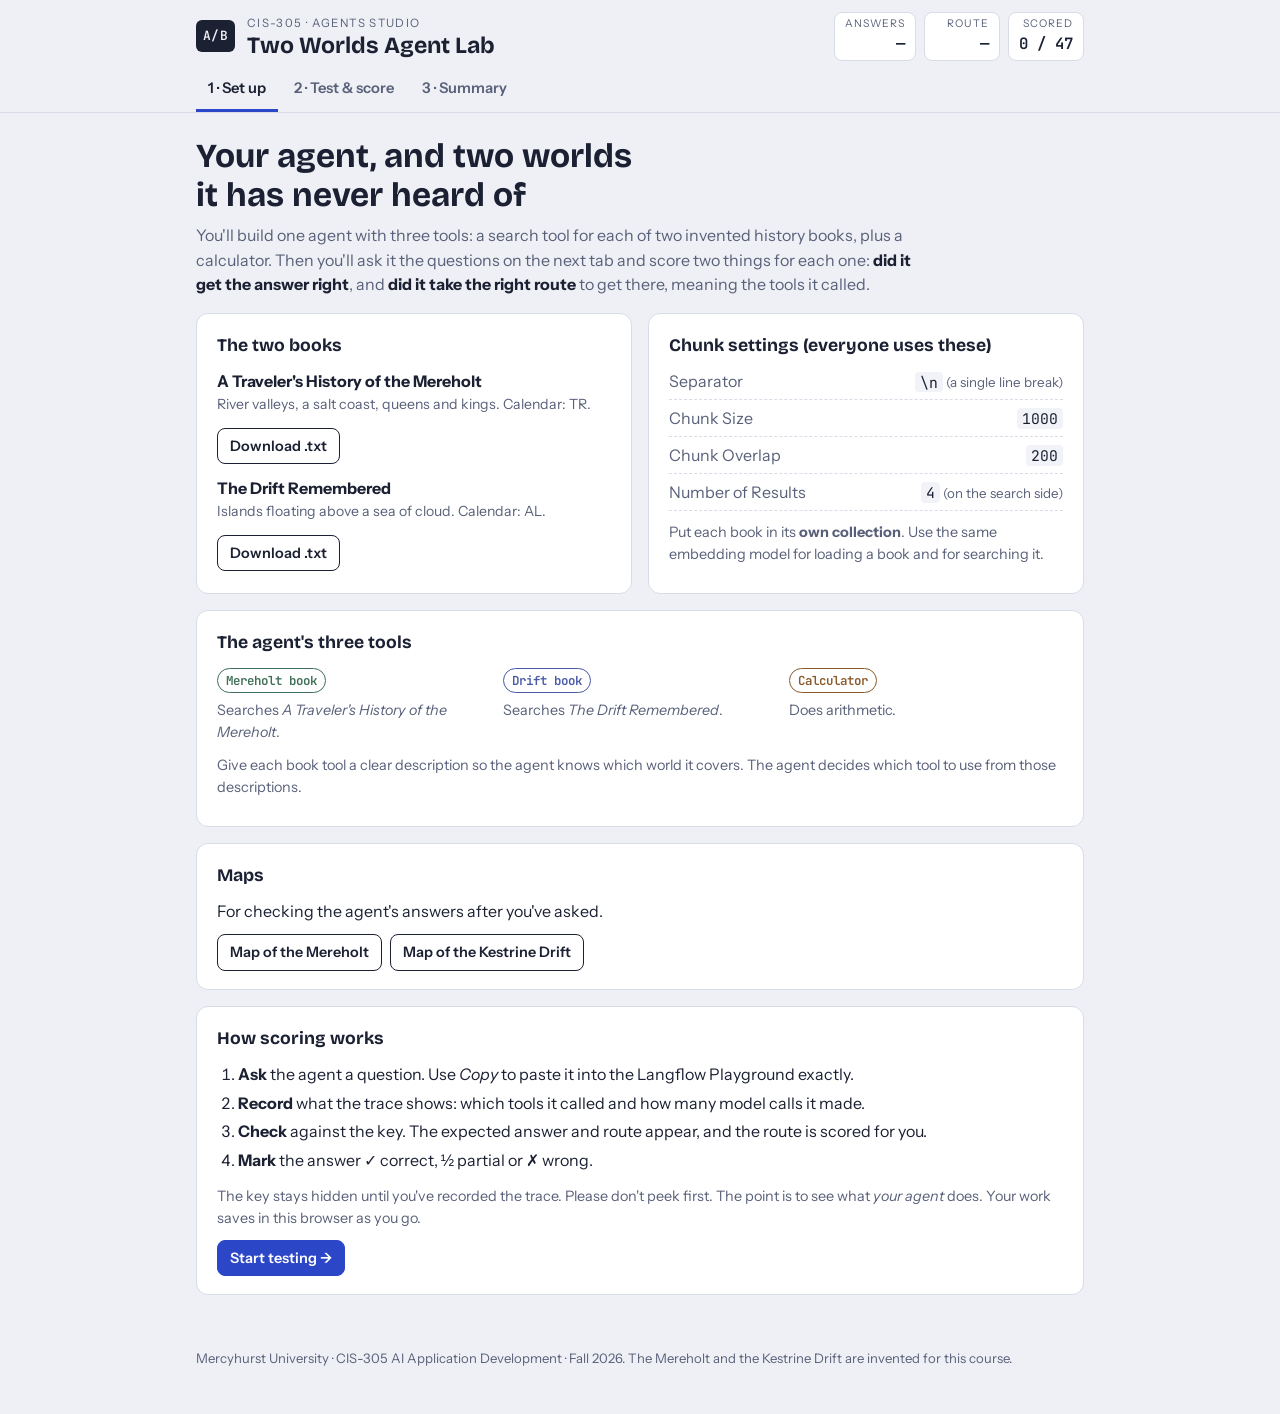
<file: index.html>
<!doctype html>
<html lang="en">
<head>
<meta charset="utf-8">
<meta name="viewport" content="width=device-width, initial-scale=1">
<title>Two Worlds Agent Lab</title>
<meta name="description" content="Test and score a Langflow agent that answers questions about two invented worlds, the Mereholt and the Kestrine Drift.">
<link rel="preconnect" href="https://fonts.googleapis.com">
<link rel="preconnect" href="https://fonts.gstatic.com" crossorigin>
<link rel="stylesheet" href="https://fonts.googleapis.com/css2?family=Bricolage+Grotesque:opsz,wght@12..96,500;12..96,700&family=Instrument+Sans:ital,wght@0,400;0,500;0,600;1,400&family=JetBrains+Mono:wght@400;600&display=swap">
<link rel="stylesheet" href="style.css">
</head>
<body>

<header class="top">
  <div class="top-inner">
    <div class="brand">
      <span class="brand-mark" aria-hidden="true">A/B</span>
      <div>
        <p class="eyebrow">CIS-305 · Agents studio</p>
        <h1>Two Worlds Agent Lab</h1>
      </div>
    </div>
    <div class="scoreline" aria-live="polite">
      <div class="score-pill"><span class="score-label">Answers</span><span class="score-val" id="sumAnswer">—</span></div>
      <div class="score-pill"><span class="score-label">Route</span><span class="score-val" id="sumRoute">—</span></div>
      <div class="score-pill"><span class="score-label">Scored</span><span class="score-val" id="sumDone">0 / 47</span></div>
    </div>
  </div>
  <nav class="tabs" aria-label="Sections">
    <a href="#setup" data-tab="setup">1 · Set up</a>
    <a href="#score" data-tab="score">2 · Test &amp; score</a>
    <a href="#summary" data-tab="summary">3 · Summary</a>
  </nav>
</header>

<main>

<!-- ============ SET UP ============ -->
<section id="setup" class="panel" data-panel="setup">
  <div class="intro">
    <h2>Your agent, and two worlds it has never heard of</h2>
    <p>You'll build one agent with three tools: a search tool for each of two invented history books, plus a calculator. Then you'll ask it the questions on the next tab and score two things for each one: <b>did it get the answer right</b>, and <b>did it take the right route</b> to get there, meaning the tools it called.</p>
  </div>

  <div class="grid-2">
    <article class="card">
      <h3>The two books</h3>
      <ul class="files">
        <li>
          <div><b>A Traveler's History of the Mereholt</b><span>River valleys, a salt coast, queens and kings. Calendar: TR.</span></div>
          <a class="btn" href="books/mereholt.txt" download>Download .txt</a>
        </li>
        <li>
          <div><b>The Drift Remembered</b><span>Islands floating above a sea of cloud. Calendar: AL.</span></div>
          <a class="btn" href="books/drift.txt" download>Download .txt</a>
        </li>
      </ul>
    </article>

    <article class="card">
      <h3>Chunk settings (everyone uses these)</h3>
      <dl class="settings">
        <div><dt>Separator</dt><dd><code>\n</code> <small>(a single line break)</small></dd></div>
        <div><dt>Chunk Size</dt><dd><code>1000</code></dd></div>
        <div><dt>Chunk Overlap</dt><dd><code>200</code></dd></div>
        <div><dt>Number of Results</dt><dd><code>4</code> <small>(on the search side)</small></dd></div>
      </dl>
      <p class="fine">Put each book in its <b>own collection</b>. Use the same embedding model for loading a book and for searching it.</p>
    </article>
  </div>

  <article class="card">
    <h3>The agent's three tools</h3>
    <div class="toolrow">
      <div class="tool"><span class="chip chip-M">Mereholt book</span><p>Searches <i>A Traveler's History of the Mereholt</i>.</p></div>
      <div class="tool"><span class="chip chip-D">Drift book</span><p>Searches <i>The Drift Remembered</i>.</p></div>
      <div class="tool"><span class="chip chip-C">Calculator</span><p>Does arithmetic.</p></div>
    </div>
    <p class="fine">Give each book tool a clear description so the agent knows which world it covers. The agent decides which tool to use from those descriptions.</p>
  </article>

  <article class="card">
    <h3>Maps</h3>
    <p>For checking the agent's answers after you've asked.</p>
    <div class="btnrow">
      <a class="btn" href="maps/mereholt-map.html" target="_blank" rel="noopener">Map of the Mereholt</a>
      <a class="btn" href="maps/kestrine-drift-map.html" target="_blank" rel="noopener">Map of the Kestrine Drift</a>
    </div>
  </article>

  <article class="card howto">
    <h3>How scoring works</h3>
    <ol>
      <li><b>Ask</b> the agent a question. Use <i>Copy</i> to paste it into the Langflow Playground exactly.</li>
      <li><b>Record</b> what the trace shows: which tools it called and how many model calls it made.</li>
      <li><b>Check</b> against the key. The expected answer and route appear, and the route is scored for you.</li>
      <li><b>Mark</b> the answer ✓ correct, ½ partial or ✗ wrong.</li>
    </ol>
    <p class="fine">The key stays hidden until you've recorded the trace. Please don't peek first. The point is to see what <em>your agent</em> does. Your work saves in this browser as you go.</p>
    <a class="btn btn-solid" href="#score" data-tab="score">Start testing →</a>
  </article>
</section>

<!-- ============ TEST & SCORE ============ -->
<section id="score" class="panel" data-panel="score" hidden>
  <div class="who card">
    <label for="team">Team or name</label>
    <input id="team" type="text" autocomplete="off" placeholder="e.g. Team Heron">
    <label for="model">Model</label>
    <input id="model" type="text" autocomplete="off" placeholder="e.g. Gemini 2.5 Flash">
  </div>

  <nav class="groupnav" id="groupnav" aria-label="Question groups"></nav>
  <div id="questions"></div>
</section>

<!-- ============ SUMMARY ============ -->
<section id="summary" class="panel" data-panel="summary" hidden>
  <article class="card">
    <h3>Scores by group</h3>
    <div class="table-wrap"><table class="tbl" id="groupTable"></table></div>
  </article>

  <article class="card">
    <h3>Studio rubric</h3>
    <p class="fine">Each dimension is scored 0 (weak), 1 (okay) or 2 (strong). The first four come from your scores: <b>2</b> is 80% or more, <b>1</b> is 50–79%, <b>0</b> is below 50%. You score <i>Cost &amp; steps</i> yourself.</p>
    <div class="table-wrap"><table class="tbl" id="rubricTable"></table></div>
  </article>

  <article class="card">
    <h3>Consistency check</h3>
    <p class="fine">Ask each of these three questions three times. Does the agent take the same route and give the same answer every time?</p>
    <div class="table-wrap"><table class="tbl" id="consTable"></table></div>
  </article>

  <article class="card">
    <h3>Trope check (book tools turned off)</h3>
    <p class="fine">Disconnect both book tools and ask these four questions. A model that's guessing gives the fantasy-cliché answer. Then reconnect the tools and compare.</p>
    <div class="table-wrap"><table class="tbl" id="tropeTable"></table></div>
  </article>

  <article class="card export">
    <h3>Hand it in</h3>
    <div class="btnrow">
      <button class="btn btn-solid" type="button" id="dlCsv">Download results (.csv)</button>
      <button class="btn" type="button" id="copySummary">Copy summary</button>
      <button class="btn" type="button" id="printBtn">Print</button>
    </div>
    <p class="fine" id="exportMsg" role="status"></p>
    <div class="danger">
      <button class="btn btn-quiet" type="button" id="resetBtn">Clear all my answers…</button>
      <span id="resetConfirm" hidden>
        This erases everything on this page. <button class="btn btn-bad" type="button" id="resetYes">Yes, clear it</button>
        <button class="btn btn-quiet" type="button" id="resetNo">Keep my work</button>
      </span>
    </div>
  </article>
</section>

</main>

<footer class="foot">
  <p>Mercyhurst University · CIS-305 AI Application Development · Fall 2026. The Mereholt and the Kestrine Drift are invented for this course.</p>
</footer>

<script src="questions.js"></script>
<script src="app.js"></script>
</body>
</html>
</file>
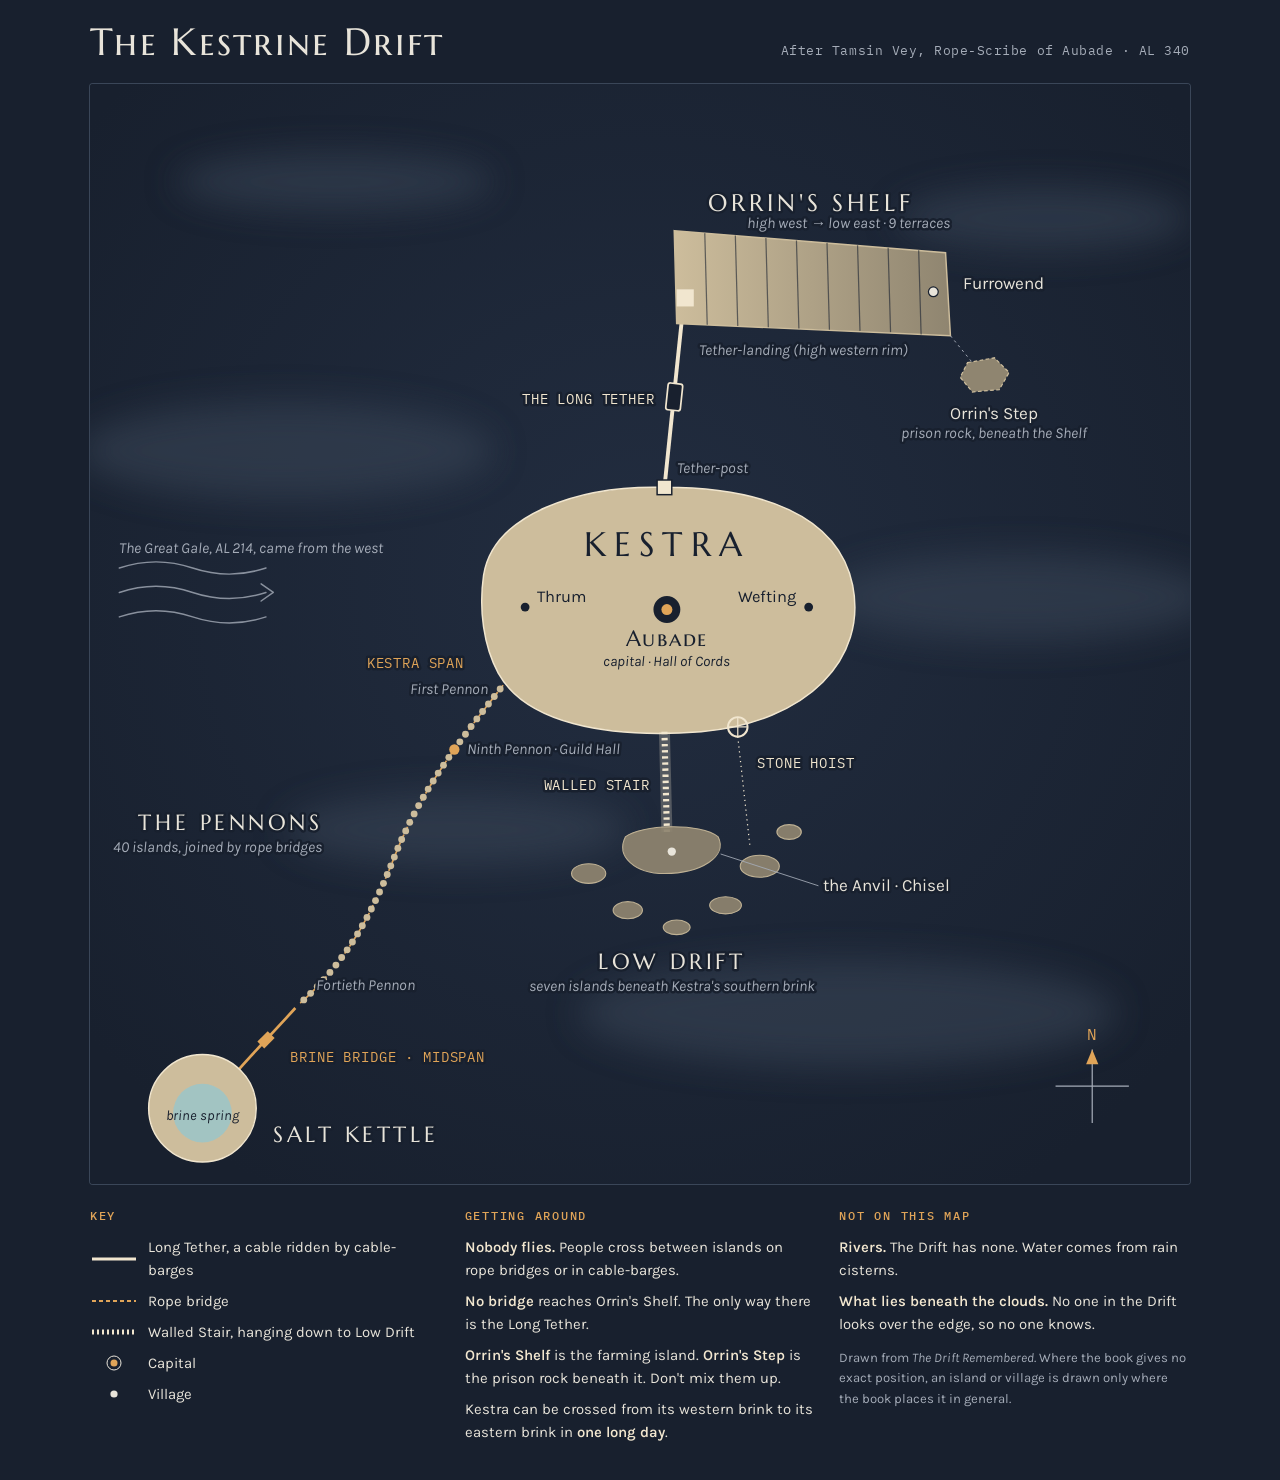
<file: maps/kestrine-drift-map.html>
<!doctype html>
<html lang="en">
<head>
<meta charset="utf-8">
<meta name="viewport" content="width=device-width, initial-scale=1">
<style>body{margin:0}</style>
</head>
<body>
<title>The Kestrine Drift</title>
<link rel="preconnect" href="https://fonts.googleapis.com">
<link rel="preconnect" href="https://fonts.gstatic.com" crossorigin>
<link rel="stylesheet" href="https://fonts.googleapis.com/css2?family=Marcellus+SC&family=Karla:ital,wght@0,400;0,600;1,400&family=IBM+Plex+Mono:wght@400;500&display=swap">
<style>
/* Layout: a rope-scribe's cable chart — islands hang in a dusk sky over the cloud sea; ropes and cables are the real subject. Map on top, a three-column key below (stacks on phones). Single committed look: dusk. */
:root {
  color-scheme: dark;
  --sky: #18202e;
  --sky-hi: #222d40;
  --cloud: #3a4658;
  --stone: #cdbd9c;
  --stone-dim: #8f8570;
  --rope: #e0a458;
  --cable: #f1e6cf;
  --text: #e8e4da;
  --text-dim: #a5acb8;
  --salt: #9cc6c9;
  --display: "Marcellus SC", "Trajan Pro", Georgia, serif;
  --body: "Karla", "Avenir Next", "Segoe UI", sans-serif;
  --mono: "IBM Plex Mono", ui-monospace, "SF Mono", Menlo, monospace;
}
html { background: var(--sky); }
body { background: var(--sky); color: var(--text); font-family: var(--body); font-size: 15px; line-height: 1.55; }
.page { max-width: 1100px; margin: 0 auto; padding-inline: 16px; padding-block: 22px 36px; display: grid; gap: 22px; }
header { display: flex; flex-wrap: wrap; align-items: baseline; justify-content: space-between; gap: 6px 24px; }
h1 { font-family: var(--display); font-weight: 400; font-size: 2.4rem; letter-spacing: 0.06em; margin: 0; line-height: 1.05; text-wrap: balance; }
header p { margin: 0; color: var(--text-dim); font-family: var(--mono); font-size: 0.82rem; letter-spacing: 0.04em; }
.chart { min-width: 0; border-radius: 3px; overflow: hidden; box-shadow: 0 0 0 1px var(--cloud); }
.chart svg { display: block; width: 100%; height: auto; }
.below { display: grid; grid-template-columns: repeat(3, minmax(0, 1fr)); gap: 24px; }
@media (max-width: 800px) { .below { grid-template-columns: minmax(0, 1fr); } }
.below section { min-width: 0; }
h2 { font-family: var(--mono); font-weight: 500; font-size: 0.78rem; letter-spacing: 0.14em; text-transform: uppercase; color: var(--rope); margin: 0 0 10px; }
.key { list-style: none; margin: 0; padding: 0; display: grid; gap: 8px; }
.key li { display: grid; grid-template-columns: 48px 1fr; gap: 10px; align-items: center; font-size: 0.93rem; }
.key svg { width: 48px; height: 18px; }
.notes { list-style: none; margin: 0; padding: 0; display: grid; gap: 8px; font-size: 0.93rem; }
.notes b { font-weight: 600; color: var(--cable); }
.src { font-size: 0.82rem; color: var(--text-dim); margin: 0; }
/* SVG text */
.isl { font-family: var(--display); fill: var(--text); letter-spacing: 0.16em; }
.vil { font-family: var(--body); fill: var(--text); font-size: 14px; }
.sub { font-family: var(--body); font-style: italic; fill: var(--text-dim); font-size: 12.5px; }
.ropel { font-family: var(--mono); fill: var(--rope); font-size: 11.5px; letter-spacing: 0.06em; }
.cablel { font-family: var(--mono); fill: var(--cable); font-size: 11.5px; letter-spacing: 0.06em; }
.halo { paint-order: stroke; stroke: var(--sky); stroke-width: 4px; stroke-linejoin: round; }
</style>

<div class="page">
  <header>
    <h1>The Kestrine Drift</h1>
    <p>After Tamsin Vey, Rope-Scribe of Aubade · AL 340</p>
  </header>

  <div class="chart">
    <svg viewBox="0 0 900 900" role="img" aria-labelledby="dtitle">
      <title id="dtitle">Map of the Kestrine Drift: Kestra in the middle, Orrin's Shelf to the north on the Long Tether, the forty Pennons curving south-west to Salt Kettle, and Low Drift hanging beneath Kestra's southern brink.</title>
      <defs>
        <radialGradient id="glow" cx="50%" cy="45%" r="65%">
          <stop offset="0" stop-color="var(--sky-hi)"/>
          <stop offset="1" stop-color="var(--sky)"/>
        </radialGradient>
        <filter id="soft" x="-20%" y="-20%" width="140%" height="140%"><feGaussianBlur stdDeviation="14"/></filter>
        <linearGradient id="terrace" x1="0" x2="1" y1="0" y2="0">
          <stop offset="0" stop-color="var(--stone)"/>
          <stop offset="1" stop-color="var(--stone-dim)"/>
        </linearGradient>
      </defs>

      <rect width="900" height="900" fill="url(#glow)"/>
      <!-- the cloud sea -->
      <g fill="var(--cloud)" opacity="0.55" filter="url(#soft)">
        <ellipse cx="160" cy="300" rx="170" ry="40"/><ellipse cx="760" cy="420" rx="160" ry="36"/>
        <ellipse cx="620" cy="760" rx="220" ry="44"/><ellipse cx="300" cy="610" rx="140" ry="30"/>
        <ellipse cx="780" cy="110" rx="120" ry="26"/><ellipse cx="200" cy="80" rx="130" ry="24"/>
      </g>

      <!-- The Great Gale came from the west -->
      <g stroke="var(--text-dim)" stroke-width="1.2" fill="none" stroke-linecap="round" opacity="0.8">
        <path d="M24 396 q30 -10 60 0 t60 0"/><path d="M24 416 q30 -10 60 0 t60 0"/><path d="M24 436 q30 -10 60 0 t60 0"/>
        <path d="M150 416 l-10 -7 m10 7 l-10 7"/>
      </g>
      <text x="24" y="384" class="sub">The Great Gale, AL 214, came from the west</text>

      <!-- Long Tether: Tether-post on Kestra's northern brink to the Tether-landing on the Shelf's high western rim -->
      <line x1="470" y1="330" x2="486" y2="176" stroke="var(--cable)" stroke-width="3.2"/>
      <g transform="translate(478 256) rotate(-84)">
        <rect x="-11" y="-6" width="22" height="12" rx="2" fill="var(--sky)" stroke="var(--cable)" stroke-width="1.4"/>
      </g>
      <text x="462" y="262" text-anchor="end" class="cablel halo">THE LONG TETHER</text>

      <!-- Orrin's Shelf: nine terraces, high west to low east -->
      <g>
        <path d="M478 120 L 700 138 L 704 206 L 480 196 Z" fill="url(#terrace)" stroke="var(--stone)" stroke-width="1.2"/>
        <g stroke="var(--sky)" stroke-width="1" stroke-opacity="0.6">
          <line x1="503" y1="122" x2="505" y2="197"/><line x1="528" y1="124" x2="530" y2="198"/><line x1="553" y1="126" x2="555" y2="199"/>
          <line x1="578" y1="128" x2="580" y2="200"/><line x1="603" y1="130" x2="605" y2="201"/><line x1="628" y1="132" x2="630" y2="202"/>
          <line x1="653" y1="134" x2="655" y2="203"/><line x1="678" y1="136" x2="680" y2="205"/>
        </g>
        <rect x="480" y="168" width="14" height="14" fill="var(--cable)"/>
        <circle cx="690" cy="170" r="4.5" fill="var(--sky)" stroke="var(--sky)" stroke-width="0"/>
        <circle cx="690" cy="170" r="3.5" fill="var(--text)"/>
      </g>
      <text x="590" y="104" text-anchor="middle" class="isl halo" style="font-size:20px">ORRIN'S SHELF</text>
      <text x="498" y="222" class="sub halo">Tether-landing (high western rim)</text>
      <text x="704" y="118" class="sub halo" text-anchor="end">high west → low east · 9 terraces</text>
      <text x="714" y="168" class="vil halo">Furrowend</text>

      <!-- Orrin's Step: a small rock just beneath the low eastern rim -->
      <path d="M718 228 l 22 -4 l 12 12 l -8 14 l -22 2 l -10 -12 Z" fill="var(--stone-dim)" stroke="var(--stone)" stroke-width="1" stroke-dasharray="3 2"/>
      <line x1="704" y1="206" x2="722" y2="228" stroke="var(--text-dim)" stroke-width="0.8" stroke-dasharray="2 3"/>
      <text x="740" y="274" text-anchor="middle" class="vil halo">Orrin's Step</text>
      <text x="740" y="290" text-anchor="middle" class="sub halo">prison rock, beneath the Shelf</text>

      <!-- Kestra -->
      <path d="M322 402 C 330 352, 400 328, 470 330 C 548 330, 612 352, 624 410 C 636 470, 588 522, 500 530 C 420 536, 356 522, 334 482 C 322 460, 318 430, 322 402 Z" fill="var(--stone)" stroke="var(--cable)" stroke-width="1.2"/>
      <!-- Aubade, the capital, near the center -->
      <g transform="translate(472 430)">
        <circle r="10" fill="var(--sky)"/>
        <circle r="10" fill="none" stroke="var(--sky)" stroke-width="2"/>
        <circle r="4.5" fill="var(--rope)"/>
      </g>
      <text x="472" y="460" text-anchor="middle" style="font-family:var(--display); font-size:18px; fill:var(--sky); letter-spacing:0.08em">Aubade</text>
      <text x="472" y="476" text-anchor="middle" style="font-family:var(--body); font-style:italic; font-size:12px; fill:var(--sky)">capital · Hall of Cords</text>
      <circle cx="356" cy="428" r="3.6" fill="var(--sky)"/>
      <text x="366" y="424" style="font-family:var(--body); font-size:13.5px; fill:var(--sky)">Thrum</text>
      <circle cx="588" cy="428" r="3.6" fill="var(--sky)"/>
      <text x="578" y="424" text-anchor="end" style="font-family:var(--body); font-size:13.5px; fill:var(--sky)">Wefting</text>
      <text x="472" y="386" text-anchor="middle" style="font-family:var(--display); font-size:28px; letter-spacing:0.24em; fill:var(--sky)">KESTRA</text>
      <!-- Tether-post -->
      <rect x="464" y="324" width="12" height="12" fill="var(--cable)" stroke="var(--sky)" stroke-width="1.2"/>
      <text x="480" y="318" class="sub halo">Tether-post</text>

      <!-- Walled Stair and Stone Hoist down to Low Drift -->
      <path d="M470 530 L 472 612" stroke="var(--cable)" stroke-width="5" stroke-dasharray="2 3"/>
      <path d="M470 530 L 472 612" stroke="var(--cable)" stroke-width="9" stroke-opacity="0.25"/>
      <text x="458" y="578" text-anchor="end" class="cablel halo">WALLED STAIR</text>
      <circle cx="530" cy="526" r="8" fill="none" stroke="var(--cable)" stroke-width="1.6"/>
      <g stroke="var(--cable)" stroke-width="1"><line x1="522" y1="526" x2="538" y2="526"/><line x1="530" y1="518" x2="530" y2="534"/></g>
      <line x1="530" y1="534" x2="540" y2="624" stroke="var(--cable)" stroke-width="1" stroke-dasharray="1 3"/>
      <text x="546" y="560" class="cablel halo">STONE HOIST</text>

      <!-- Low Drift: seven small islands, lower in the cloud -->
      <g fill="var(--stone-dim)" stroke="var(--stone)" stroke-width="0.9" opacity="0.92">
        <path d="M438 616 C 450 606, 500 604, 514 616 C 522 632, 500 646, 470 646 C 446 646, 430 632, 438 616 Z"/>
        <ellipse cx="548" cy="640" rx="16" ry="9"/>
        <ellipse cx="408" cy="646" rx="14" ry="8"/>
        <ellipse cx="520" cy="672" rx="13" ry="7"/>
        <ellipse cx="440" cy="676" rx="12" ry="7"/>
        <ellipse cx="572" cy="612" rx="10" ry="6"/>
        <ellipse cx="480" cy="690" rx="11" ry="6"/>
      </g>
      <circle cx="476" cy="628" r="3.4" fill="var(--text)"/>
      <text x="476" y="724" text-anchor="middle" class="isl halo" style="font-size:18px">LOW DRIFT</text>
      <text x="476" y="742" text-anchor="middle" class="sub halo">seven islands beneath Kestra's southern brink</text>
      <text x="600" y="660" class="vil halo">the Anvil · Chisel</text>
      <line x1="596" y1="656" x2="516" y2="630" stroke="var(--text-dim)" stroke-width="0.7"/>

      <!-- The Pennons: forty islands in a curving chain to the south-west -->
      <path id="pennonline" d="M338 492 C 300 540, 270 580, 250 630 C 232 676, 212 716, 172 752" fill="none" stroke="var(--rope)" stroke-width="1.4" stroke-dasharray="4 3"/>
      <g id="pennons" fill="var(--stone)"></g>
      <text x="306" y="478" text-anchor="end" class="ropel halo">KESTRA SPAN</text>
      <text x="190" y="610" text-anchor="end" class="isl halo" style="font-size:18px">THE PENNONS</text>
      <text x="190" y="628" text-anchor="end" class="sub halo">40 islands, joined by rope bridges</text>
      <text id="lab-first" class="sub halo">First Pennon</text>
      <text id="lab-ninth" class="sub halo">Ninth Pennon · Guild Hall</text>
      <text id="lab-fortieth" class="sub halo">Fortieth Pennon</text>

      <!-- Brine Bridge with the Midspan -->
      <path d="M168 756 C 150 776, 136 790, 122 806" fill="none" stroke="var(--rope)" stroke-width="2.2"/>
      <rect x="138" y="778" width="12" height="8" fill="var(--rope)" transform="rotate(-45 144 782)"/>
      <text x="164" y="800" class="ropel halo">BRINE BRIDGE · MIDSPAN</text>

      <!-- Salt Kettle: a round bowl at the far south-west -->
      <circle cx="92" cy="838" r="44" fill="var(--stone)" stroke="var(--cable)" stroke-width="1.2"/>
      <circle cx="92" cy="842" r="24" fill="var(--salt)" opacity="0.85"/>
      <text x="92" y="848" text-anchor="middle" style="font-family:var(--body); font-style:italic; font-size:11.5px; fill:var(--sky)">brine spring</text>
      <text x="150" y="866" class="isl halo" style="font-size:18px">SALT KETTLE</text>

      <!-- Compass -->
      <g transform="translate(820 820)">
        <line x1="0" y1="-30" x2="0" y2="30" stroke="var(--text-dim)" stroke-width="1"/>
        <line x1="-30" y1="0" x2="30" y2="0" stroke="var(--text-dim)" stroke-width="1"/>
        <path d="M0 -30 l5 12 h-10 Z" fill="var(--rope)"/>
        <text y="-38" text-anchor="middle" style="font-family:var(--mono); font-size:13px; fill:var(--rope)">N</text>
      </g>
    </svg>
  </div>

  <div class="below">
    <section>
      <h2>Key</h2>
      <ul class="key">
        <li><svg viewBox="0 0 48 18"><line x1="2" y1="9" x2="46" y2="9" stroke="var(--cable)" stroke-width="3.2"/></svg>Long Tether, a cable ridden by cable-barges</li>
        <li><svg viewBox="0 0 48 18"><line x1="2" y1="9" x2="46" y2="9" stroke="var(--rope)" stroke-width="2" stroke-dasharray="4 3"/></svg>Rope bridge</li>
        <li><svg viewBox="0 0 48 18"><line x1="2" y1="9" x2="46" y2="9" stroke="var(--cable)" stroke-width="5" stroke-dasharray="2 3"/></svg>Walled Stair, hanging down to Low Drift</li>
        <li><svg viewBox="0 0 48 18"><circle cx="24" cy="9" r="7" fill="var(--sky)" stroke="var(--text)" stroke-width="1"/><circle cx="24" cy="9" r="3.5" fill="var(--rope)"/></svg>Capital</li>
        <li><svg viewBox="0 0 48 18"><circle cx="24" cy="9" r="3.6" fill="var(--text)"/></svg>Village</li>
      </ul>
    </section>
    <section>
      <h2>Getting around</h2>
      <ul class="notes">
        <li><b>Nobody flies.</b> People cross between islands on rope bridges or in cable-barges.</li>
        <li><b>No bridge</b> reaches Orrin's Shelf. The only way there is the Long Tether.</li>
        <li><b>Orrin's Shelf</b> is the farming island. <b>Orrin's Step</b> is the prison rock beneath it. Don't mix them up.</li>
        <li>Kestra can be crossed from its western brink to its eastern brink in <b>one long day</b>.</li>
      </ul>
    </section>
    <section>
      <h2>Not on this map</h2>
      <ul class="notes">
        <li><b>Rivers.</b> The Drift has none. Water comes from rain cisterns.</li>
        <li><b>What lies beneath the clouds.</b> No one in the Drift looks over the edge, so no one knows.</li>
      </ul>
      <p class="src" style="margin-top:12px">Drawn from <i>The Drift Remembered</i>. Where the book gives no exact position, an island or village is drawn only where the book places it in general.</p>
    </section>
  </div>
</div>

<script>
// Place the forty Pennons evenly along the chain's curve.
(function () {
  var path = document.getElementById('pennonline');
  var g = document.getElementById('pennons');
  var len = path.getTotalLength();
  var ns = 'http://www.w3.org/2000/svg';
  var marks = { 1: 'lab-first', 9: 'lab-ninth', 40: 'lab-fortieth' };
  for (var i = 1; i <= 40; i++) {
    var p = path.getPointAtLength(len * (i - 0.5) / 40);
    var c = document.createElementNS(ns, 'circle');
    c.setAttribute('cx', p.x.toFixed(1));
    c.setAttribute('cy', p.y.toFixed(1));
    c.setAttribute('r', i === 9 ? 4.2 : 2.8);
    c.setAttribute('fill', i === 9 ? 'var(--rope)' : 'var(--stone)');
    g.appendChild(c);
    if (marks[i]) {
      var t = document.getElementById(marks[i]);
      if (i === 1) t.setAttribute('text-anchor', 'end');
      t.setAttribute('x', (i === 1 ? p.x - 10 : p.x + 10).toFixed(1));
      t.setAttribute('y', (p.y + (i === 40 ? -8 : 4)).toFixed(1));
    }
  }
})();
</script>

</body>
</html>
</file>
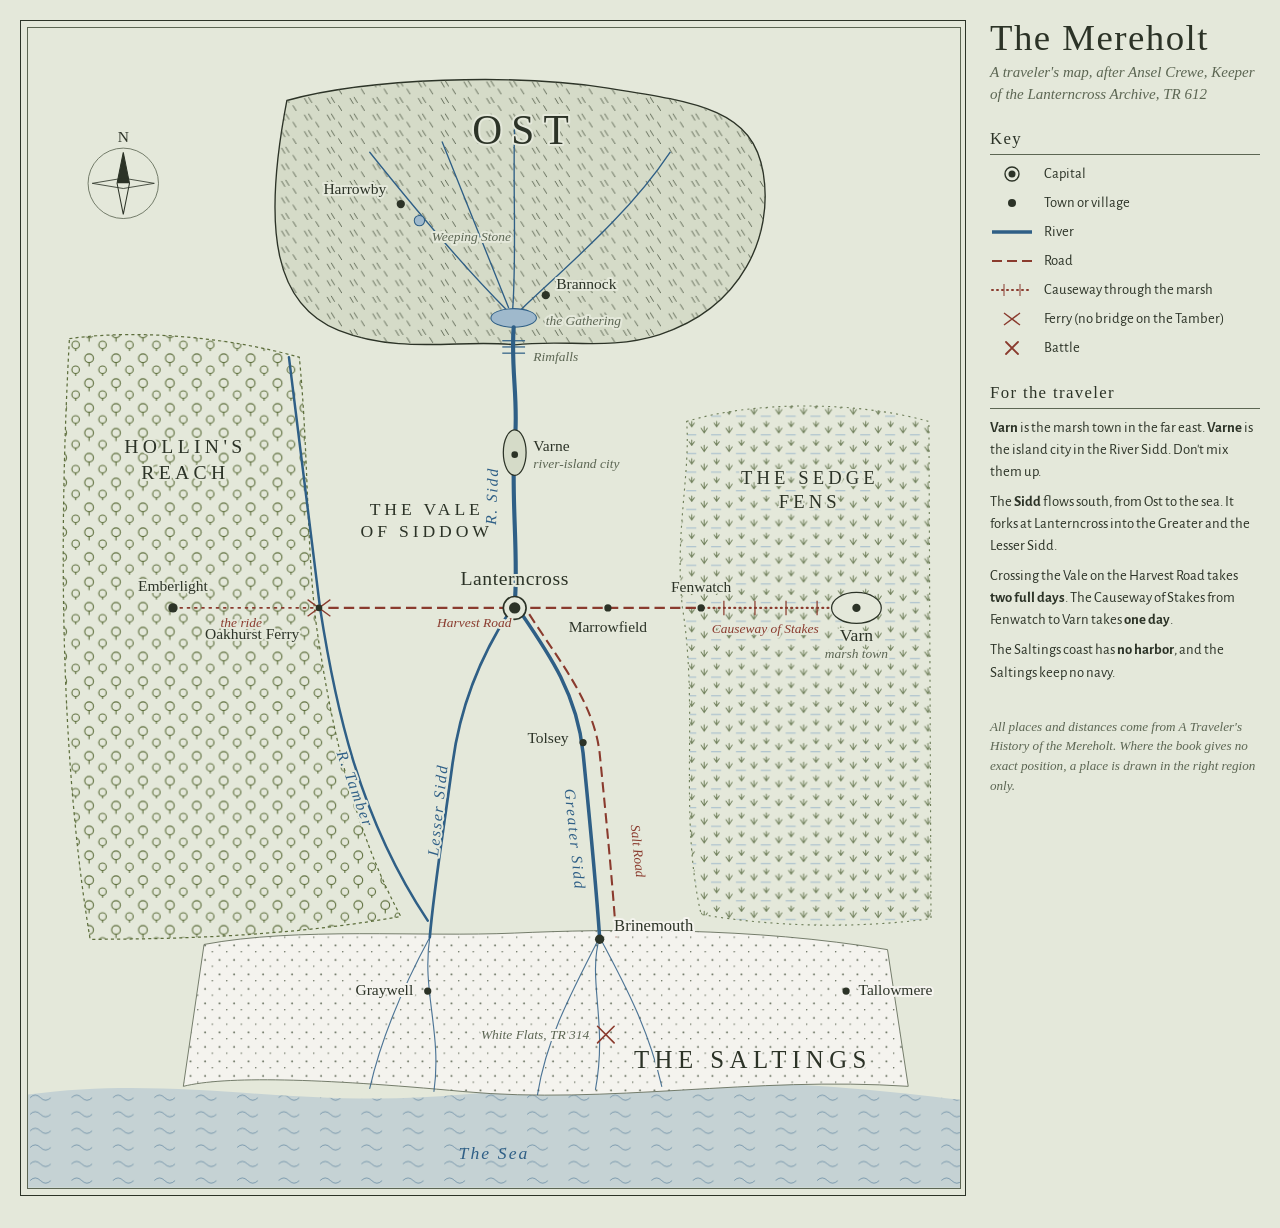
<file: maps/mereholt-map.html>
<!doctype html>
<html lang="en">
<head>
<meta charset="utf-8">
<meta name="viewport" content="width=device-width, initial-scale=1">
<style>body{margin:0}</style>
</head>
<body>
<title>The Mereholt</title>
<link rel="preconnect" href="https://fonts.googleapis.com">
<link rel="preconnect" href="https://fonts.gstatic.com" crossorigin>
<link rel="stylesheet" href="https://fonts.googleapis.com/css2?family=IM+Fell+English+SC&family=IM+Fell+English:ital@0;1&family=Alegreya+Sans:wght@400;500;700&display=swap">
<style>
/* Layout: a surveyor's sheet — the map is the page; a narrow key column beside it (stacks under it on phones). Single committed look: sage-green survey paper. */
:root {
  color-scheme: light;
  --paper: #e4e8da;
  --paper-deep: #d5dbc8;
  --ink: #2c3327;
  --ink-soft: #5c6653;
  --river: #2f5f86;
  --river-pale: #9fb9cc;
  --road: #8a3b2e;
  --forest: #5d6e3c;
  --salt: #f4f3ee;
  --fen: #6f7f5a;
  --display: "IM Fell English SC", "Iowan Old Style", Georgia, serif;
  --label: "IM Fell English", "Iowan Old Style", Georgia, serif;
  --body: "Alegreya Sans", "Gill Sans", "Segoe UI", sans-serif;
}
html { background: var(--paper); }
body { background: var(--paper); color: var(--ink); font-family: var(--body); font-size: 15px; line-height: 1.5; }
.sheet { max-width: 1240px; margin: 0 auto; padding-inline: 16px; padding-block: 20px 32px; display: grid; grid-template-columns: minmax(0, 1fr) 270px; gap: 24px; align-items: start; }
@media (max-width: 860px) { .sheet { grid-template-columns: minmax(0, 1fr); } }
.mapwrap { min-width: 0; border: 1.5px solid var(--ink); padding: 6px; background: var(--paper); }
.mapwrap svg { display: block; width: 100%; height: auto; border: 0.5px solid var(--ink-soft); }
header h1 { font-family: var(--display); font-weight: 400; font-size: 2.3rem; letter-spacing: 0.04em; line-height: 1; margin: 0 0 4px; text-wrap: balance; }
header p { margin: 0; color: var(--ink-soft); font-family: var(--label); font-style: italic; }
aside { display: flex; flex-direction: column; gap: 20px; min-width: 0; }
aside h2 { font-family: var(--display); font-weight: 400; font-size: 1.05rem; letter-spacing: 0.08em; margin: 0 0 8px; border-bottom: 1px solid var(--ink-soft); padding-bottom: 3px; }
.key { list-style: none; margin: 0; padding: 0; display: grid; gap: 7px; }
.key li { display: grid; grid-template-columns: 44px 1fr; align-items: center; gap: 10px; font-size: 0.92rem; }
.key svg { width: 44px; height: 18px; }
.notes { margin: 0; padding: 0; list-style: none; display: grid; gap: 8px; font-size: 0.92rem; }
.notes b { font-weight: 700; }
.src { font-size: 0.82rem; color: var(--ink-soft); font-family: var(--label); font-style: italic; }
/* SVG label styles */
.rg { font-family: var(--display); fill: var(--ink); letter-spacing: 0.22em; }
.tw { font-family: var(--label); fill: var(--ink); font-size: 15px; }
.tw-i { font-family: var(--label); font-style: italic; fill: var(--ink-soft); font-size: 13px; }
.rv { font-family: var(--label); font-style: italic; fill: var(--river); font-size: 15px; letter-spacing: 0.12em; }
.rd { font-family: var(--label); font-style: italic; fill: var(--road); font-size: 13px; }
.halo { paint-order: stroke; stroke: var(--paper); stroke-width: 4px; stroke-linejoin: round; }
.halo-salt { paint-order: stroke; stroke: var(--salt); stroke-width: 4px; stroke-linejoin: round; }
</style>

<div class="sheet">
  <div class="mapwrap">
    <svg viewBox="0 0 900 1120" role="img" aria-labelledby="maptitle">
      <title id="maptitle">Map of the Mereholt: Ost in the north, the Vale of Siddow in the center, Hollin's Reach in the west, the Sedge Fens and Varn in the east, and the Saltings on the south coast.</title>
      <defs>
        <pattern id="trees" width="26" height="24" patternUnits="userSpaceOnUse">
          <g fill="none" stroke="var(--forest)" stroke-width="1.1">
            <circle cx="7" cy="7" r="4.2"/><line x1="7" y1="11.2" x2="7" y2="15"/>
            <circle cx="20" cy="18" r="3.6"/><line x1="20" y1="21.6" x2="20" y2="24"/>
          </g>
        </pattern>
        <pattern id="hachure" width="22" height="16" patternUnits="userSpaceOnUse">
          <g stroke="var(--ink-soft)" stroke-width="0.9" stroke-linecap="round">
            <line x1="3" y1="4" x2="6" y2="9"/><line x1="7" y1="3" x2="10" y2="8"/>
            <line x1="14" y1="11" x2="17" y2="16"/>
          </g>
        </pattern>
        <pattern id="reeds" width="24" height="18" patternUnits="userSpaceOnUse">
          <g stroke="var(--fen)" stroke-width="1" stroke-linecap="round" fill="none">
            <path d="M5 13 L5 7 M5 13 L2 8.5 M5 13 L8 8.5"/>
            <line x1="12" y1="15" x2="21" y2="15" stroke="var(--river-pale)"/>
            <path d="M17 7 L17 2 M17 7 L14.5 3.5 M17 7 L19.5 3.5"/>
          </g>
        </pattern>
        <pattern id="saltdots" width="14" height="14" patternUnits="userSpaceOnUse">
          <rect width="14" height="14" fill="var(--salt)"/>
          <circle cx="3" cy="4" r="0.9" fill="var(--ink-soft)"/><circle cx="10" cy="10" r="0.7" fill="var(--ink-soft)"/>
        </pattern>
        <pattern id="waves" width="40" height="16" patternUnits="userSpaceOnUse">
          <rect width="40" height="16" fill="var(--river-pale)" fill-opacity="0.45"/>
          <path d="M2 9 q5 -5 10 0 t10 0" fill="none" stroke="var(--river)" stroke-width="0.8" stroke-opacity="0.6"/>
        </pattern>
      </defs>

      <rect width="900" height="1120" fill="var(--paper)"/>

      <!-- The sea -->
      <path d="M0 1030 C 150 1010, 260 1045, 420 1030 S 700 1010, 900 1035 L900 1120 L0 1120 Z" fill="url(#waves)"/>
      <text x="450" y="1092" text-anchor="middle" class="rv" style="font-size:17px">The Sea</text>

      <!-- The Saltings -->
      <path d="M170 885 C 260 868, 380 878, 470 874 S 700 868, 830 890 L 850 1022 C 700 1012, 560 1040, 420 1027 S 190 1012, 150 1022 Z" fill="url(#saltdots)" stroke="var(--ink-soft)" stroke-width="0.8"/>

      <!-- Ost plateau -->
      <path d="M250 70 C 330 48, 470 44, 560 58 S 700 80, 710 140 S 690 270, 610 296 C 560 312, 520 300, 470 306 C 420 300, 360 316, 300 292 S 225 200, 250 70 Z" fill="var(--paper-deep)" stroke="var(--ink)" stroke-width="1.3"/>
      <path d="M250 70 C 330 48, 470 44, 560 58 S 700 80, 710 140 S 690 270, 610 296 C 560 312, 520 300, 470 306 C 420 300, 360 316, 300 292 S 225 200, 250 70 Z" fill="url(#hachure)"/>

      <!-- Hollin's Reach forest -->
      <path d="M40 300 C 110 290, 200 300, 262 318 C 272 420, 268 520, 282 600 C 296 690, 318 780, 360 858 C 280 872, 190 880, 60 880 C 30 700, 30 480, 40 300 Z" fill="url(#trees)" stroke="var(--forest)" stroke-width="1.2" stroke-dasharray="3 3"/>

      <!-- Sedge Fens -->
      <path d="M636 380 C 700 360, 800 360, 870 380 L 872 860 C 800 870, 720 868, 650 856 C 628 760, 648 660, 632 560 C 624 490, 640 430, 636 380 Z" fill="url(#reeds)" stroke="var(--fen)" stroke-width="1.1" stroke-dasharray="2 4"/>

      <!-- Streams of Ost meeting at the Gathering -->
      <g fill="none" stroke="var(--river)" stroke-width="1.3" stroke-linecap="round">
        <path d="M330 120 C 370 170, 420 230, 462 272"/>
        <path d="M470 90 C 468 150, 472 220, 468 272"/>
        <path d="M620 120 C 580 180, 520 230, 476 272"/>
        <path d="M400 110 C 420 160, 440 210, 464 270"/>
      </g>
      <ellipse cx="469" cy="280" rx="22" ry="9" fill="var(--river-pale)" stroke="var(--river)" stroke-width="1"/>

      <!-- River Sidd: Rimfalls to the fork -->
      <path d="M469 289 C 466 330, 474 360, 470 400 C 466 450, 474 510, 470 556" fill="none" stroke="var(--river)" stroke-width="4" stroke-linecap="round"/>
      <!-- Rimfalls marks -->
      <g stroke="var(--river)" stroke-width="1.2"><line x1="458" y1="302" x2="480" y2="302"/><line x1="458" y1="308" x2="480" y2="308"/><line x1="458" y1="314" x2="480" y2="314"/></g>
      <!-- Varne island -->
      <ellipse cx="470" cy="410" rx="11" ry="22" fill="var(--paper-deep)" stroke="var(--ink)" stroke-width="1.2"/>
      <circle cx="470" cy="412" r="3.2" fill="var(--ink)"/>

      <!-- Greater Sidd (east branch) -->
      <path d="M470 556 C 500 600, 530 640, 536 700 C 542 760, 548 820, 552 878" fill="none" stroke="var(--river)" stroke-width="3.4" stroke-linecap="round"/>
      <!-- Lesser Sidd (west branch) -->
      <path d="M470 556 C 440 600, 418 650, 410 710 C 402 770, 392 830, 388 878" fill="none" stroke="var(--river)" stroke-width="2.6" stroke-linecap="round"/>
      <!-- Channels across the Saltings -->
      <g fill="none" stroke="var(--river)" stroke-width="1.1" stroke-linecap="round" stroke-opacity="0.85">
        <path d="M552 878 C 540 920, 560 960, 548 1025"/><path d="M552 878 C 580 930, 600 970, 612 1022"/><path d="M552 878 C 520 940, 500 980, 492 1030"/>
        <path d="M388 878 C 380 930, 400 970, 392 1027"/><path d="M388 878 C 360 930, 340 980, 330 1024"/>
      </g>
      <!-- River Tamber -->
      <path d="M252 318 C 262 400, 272 480, 282 560 C 296 650, 318 760, 386 862" fill="none" stroke="var(--river)" stroke-width="2.4" stroke-linecap="round"/>

      <!-- Harvest Road, the Ride and the Causeway -->
      <path d="M140 560 L 280 560" fill="none" stroke="var(--road)" stroke-width="1.6" stroke-dasharray="2 5" stroke-linecap="round"/>
      <path d="M290 560 L 650 560" fill="none" stroke="var(--road)" stroke-width="2.2" stroke-dasharray="10 5"/>
      <path d="M652 560 L 792 560" fill="none" stroke="var(--road)" stroke-width="2" stroke-dasharray="1 4" stroke-linecap="round"/>
      <g stroke="var(--road)" stroke-width="1.2"><line x1="672" y1="553" x2="672" y2="567"/><line x1="702" y1="553" x2="702" y2="567"/><line x1="732" y1="553" x2="732" y2="567"/><line x1="762" y1="553" x2="762" y2="567"/></g>
      <!-- Salt Road beside the Greater Sidd -->
      <path d="M484 566 C 512 610, 546 650, 552 700 C 558 760, 564 820, 568 878" fill="none" stroke="var(--road)" stroke-width="2" stroke-dasharray="10 5"/>

      <!-- Ferry crossing -->
      <g stroke="var(--road)" stroke-width="1.3" fill="none"><path d="M270 552 L 292 568 M270 568 L 292 552"/></g>

      <!-- Varn island in the fens -->
      <ellipse cx="800" cy="560" rx="24" ry="15" fill="var(--paper)" stroke="var(--ink)" stroke-width="1.2"/>
      <circle cx="800" cy="560" r="4" fill="var(--ink)"/>

      <!-- Lanterncross: the capital at the fork -->
      <g transform="translate(470 560)">
        <circle r="11" fill="var(--paper)" stroke="var(--ink)" stroke-width="1.6"/>
        <circle r="5.5" fill="var(--ink)"/>
      </g>

      <!-- Towns -->
      <g fill="var(--ink)">
        <circle cx="500" cy="258" r="4"/>        <!-- Brannock -->
        <circle cx="360" cy="170" r="4"/>        <!-- Harrowby -->
        <circle cx="140" cy="560" r="4.5"/>      <!-- Emberlight -->
        <circle cx="281" cy="560" r="3.2"/>      <!-- Oakhurst Ferry -->
        <circle cx="560" cy="560" r="3.5"/>      <!-- Marrowfield -->
        <circle cx="650" cy="560" r="3.5"/>      <!-- Fenwatch -->
        <circle cx="536" cy="690" r="3.5"/>      <!-- Tolsey -->
        <circle cx="552" cy="880" r="4.5"/>      <!-- Brinemouth -->
        <circle cx="386" cy="930" r="3.5"/>      <!-- Graywell -->
        <circle cx="790" cy="930" r="3.5"/>      <!-- Tallowmere -->
      </g>
      <!-- Weeping Stone spring -->
      <circle cx="378" cy="186" r="5" fill="var(--river-pale)" stroke="var(--river)" stroke-width="1"/>
      <!-- Battle of the White Flats -->
      <g stroke="var(--road)" stroke-width="1.6" stroke-linecap="round"><line x1="550" y1="964" x2="566" y2="980"/><line x1="566" y1="964" x2="550" y2="980"/></g>

      <!-- Region names -->
      <text x="480" y="112" text-anchor="middle" class="rg halo" style="font-size:40px">OST</text>
      <text x="152" y="410" text-anchor="middle" class="rg halo" style="font-size:19px">HOLLIN'S</text>
      <text x="152" y="436" text-anchor="middle" class="rg halo" style="font-size:19px">REACH</text>
      <text x="385" y="470" text-anchor="middle" class="rg halo" style="font-size:17px">THE VALE</text>
      <text x="385" y="492" text-anchor="middle" class="rg halo" style="font-size:17px">OF SIDDOW</text>
      <text x="755" y="440" text-anchor="middle" class="rg halo" style="font-size:18px">THE SEDGE</text>
      <text x="755" y="464" text-anchor="middle" class="rg halo" style="font-size:18px">FENS</text>
      <text x="700" y="1004" text-anchor="middle" class="rg halo-salt" style="font-size:24px">THE SALTINGS</text>

      <!-- Town labels -->
      <text x="510" y="252" class="tw halo">Brannock</text>
      <text x="346" y="160" text-anchor="end" class="tw halo">Harrowby</text>
      <text x="390" y="206" class="tw-i halo">Weeping Stone</text>
      <text x="500" y="287" class="tw-i halo">the Gathering</text>
      <text x="488" y="322" class="tw-i halo">Rimfalls</text>
      <text x="488" y="408" class="tw halo">Varne</text>
      <text x="488" y="425" class="tw-i halo">river-island city</text>
      <text x="470" y="538" text-anchor="middle" class="tw halo" style="font-size:19px; letter-spacing:0.03em">Lanterncross</text>
      <text x="140" y="544" text-anchor="middle" class="tw halo">Emberlight</text>
      <text x="262" y="590" text-anchor="end" class="tw halo">Oakhurst Ferry</text>
      <text x="560" y="583" text-anchor="middle" class="tw halo">Marrowfield</text>
      <text x="650" y="545" text-anchor="middle" class="tw halo">Fenwatch</text>
      <text x="800" y="592" text-anchor="middle" class="tw halo" style="font-size:17px">Varn</text>
      <text x="800" y="608" text-anchor="middle" class="tw-i halo">marsh town</text>
      <text x="522" y="690" text-anchor="end" class="tw halo">Tolsey</text>
      <text x="566" y="872" class="tw halo-salt" style="font-size:16px">Brinemouth</text>
      <text x="372" y="934" text-anchor="end" class="tw halo-salt">Graywell</text>
      <text x="802" y="934" class="tw halo-salt">Tallow&#8203;mere</text>
      <text x="542" y="976" text-anchor="end" class="tw-i halo-salt">White Flats, TR 314</text>

      <!-- River and road labels -->
      <text transform="translate(452 480) rotate(-88)" class="rv halo">R. Sidd</text>
      <text transform="translate(518 735) rotate(84)" class="rv halo">Greater Sidd</text>
      <text transform="translate(396 800) rotate(-84)" class="rv halo">Lesser Sidd</text>
      <text transform="translate(298 700) rotate(70)" class="rv halo">R. Tamber</text>
      <text x="395" y="578" class="rd halo">Harvest Road</text>
      <text x="712" y="584" text-anchor="middle" class="rd halo">Causeway of Stakes</text>
      <text x="206" y="578" text-anchor="middle" class="rd halo">the ride</text>
      <text transform="translate(582 770) rotate(84)" class="rd halo">Salt Road</text>

      <!-- Compass -->
      <g transform="translate(92 150)">
        <circle r="34" fill="none" stroke="var(--ink-soft)" stroke-width="0.8"/>
        <path d="M0 -30 L6 0 L0 30 L-6 0 Z" fill="var(--paper)" stroke="var(--ink)" stroke-width="1"/>
        <path d="M0 -30 L6 0 L-6 0 Z" fill="var(--ink)"/>
        <path d="M-30 0 L0 5 L30 0 L0 -5 Z" fill="none" stroke="var(--ink)" stroke-width="0.8"/>
        <text y="-40" text-anchor="middle" class="rg" style="font-size:15px; letter-spacing:0">N</text>
      </g>
    </svg>
  </div>

  <aside>
    <header>
      <h1>The Mereholt</h1>
      <p>A traveler's map, after Ansel Crewe, Keeper of the Lanterncross Archive, TR 612</p>
    </header>

    <section>
      <h2>Key</h2>
      <ul class="key">
        <li><svg viewBox="0 0 44 18"><circle cx="22" cy="9" r="7" fill="var(--paper)" stroke="var(--ink)" stroke-width="1.4"/><circle cx="22" cy="9" r="3.5" fill="var(--ink)"/></svg>Capital</li>
        <li><svg viewBox="0 0 44 18"><circle cx="22" cy="9" r="4" fill="var(--ink)"/></svg>Town or village</li>
        <li><svg viewBox="0 0 44 18"><line x1="2" y1="9" x2="42" y2="9" stroke="var(--river)" stroke-width="3.4"/></svg>River</li>
        <li><svg viewBox="0 0 44 18"><line x1="2" y1="9" x2="42" y2="9" stroke="var(--road)" stroke-width="2" stroke-dasharray="10 5"/></svg>Road</li>
        <li><svg viewBox="0 0 44 18"><line x1="2" y1="9" x2="42" y2="9" stroke="var(--road)" stroke-width="2" stroke-dasharray="1 4" stroke-linecap="round"/><line x1="14" y1="3" x2="14" y2="15" stroke="var(--road)"/><line x1="30" y1="3" x2="30" y2="15" stroke="var(--road)"/></svg>Causeway through the marsh</li>
        <li><svg viewBox="0 0 44 18"><path d="M14 3 L30 15 M14 15 L30 3" stroke="var(--road)" stroke-width="1.4" fill="none"/></svg>Ferry (no bridge on the Tamber)</li>
        <li><svg viewBox="0 0 44 18"><path d="M16 3 L28 15 M28 3 L16 15" stroke="var(--road)" stroke-width="1.8" stroke-linecap="round" fill="none"/></svg>Battle</li>
      </ul>
    </section>

    <section>
      <h2>For the traveler</h2>
      <ul class="notes">
        <li><b>Varn</b> is the marsh town in the far east. <b>Varne</b> is the island city in the River Sidd. Don't mix them up.</li>
        <li>The <b>Sidd</b> flows south, from Ost to the sea. It forks at Lanterncross into the Greater and the Lesser Sidd.</li>
        <li>Crossing the Vale on the Harvest Road takes <b>two full days</b>. The Causeway of Stakes from Fenwatch to Varn takes <b>one day</b>.</li>
        <li>The Saltings coast has <b>no harbor</b>, and the Saltings keep no navy.</li>
      </ul>
    </section>

    <p class="src">All places and distances come from <i>A Traveler's History of the Mereholt</i>. Where the book gives no exact position, a place is drawn in the right region only.</p>
  </aside>
</div>

</body>
</html>
</file>
<file: style.css>
/* Layout: a grading bench. One reading column of question cards, a sticky
   header with live scores, and a highlighter-yellow mark for scored work. */
:root {
  --paper: #eef0f5;
  --card: #ffffff;
  --ink: #1b2032;
  --muted: #596079;
  --line: #d8dce7;
  --accent: #2c46c8;
  --accent-ink: #ffffff;
  --mark: #ffe15c;
  --good: #25774a;
  --half: #a8690f;
  --bad: #bf3a33;
  --m: #3f6f58;   /* Mereholt: river green */
  --d: #4a5aa8;   /* Drift: sky blue */
  --c: #8a5a2b;   /* Calculator: brass */
  --chip-bg: #f2f3f8;
  --display: "Bricolage Grotesque", "Avenir Next", "Segoe UI", sans-serif;
  --body: "Instrument Sans", "Helvetica Neue", "Segoe UI", sans-serif;
  --mono: "JetBrains Mono", ui-monospace, "SF Mono", Menlo, monospace;
  color-scheme: light;
}
@media (prefers-color-scheme: dark) {
  :root:not([data-theme="light"]) {
    --paper: #11141c; --card: #191e2a; --ink: #e6e8f0; --muted: #9aa1b6; --line: #2b3244;
    --accent: #8ea0ff; --accent-ink: #11141c; --mark: #d9bb35;
    --good: #5fc48c; --half: #e0a84a; --bad: #f07a72;
    --m: #7fbb9c; --d: #9aa8f0; --c: #d4a06a; --chip-bg: #222838;
    color-scheme: dark;
  }
}
:root[data-theme="dark"] {
  --paper: #11141c; --card: #191e2a; --ink: #e6e8f0; --muted: #9aa1b6; --line: #2b3244;
  --accent: #8ea0ff; --accent-ink: #11141c; --mark: #d9bb35;
  --good: #5fc48c; --half: #e0a84a; --bad: #f07a72;
  --m: #7fbb9c; --d: #9aa8f0; --c: #d4a06a; --chip-bg: #222838;
  color-scheme: dark;
}

* { box-sizing: border-box; }
[hidden] { display: none !important; }
html { background: var(--paper); }
body { margin: 0; background: var(--paper); color: var(--ink); font-family: var(--body); font-size: 16px; line-height: 1.55; }
a { color: var(--accent); }
code { font-family: var(--mono); font-size: 0.92em; background: var(--chip-bg); padding: 0.05em 0.35em; border-radius: 4px; }
:focus-visible { outline: 3px solid var(--accent); outline-offset: 2px; }

/* ---------- header ---------- */
.top { position: sticky; top: 0; z-index: 10; background: var(--paper); border-bottom: 1px solid var(--line); }
.top-inner { max-width: 920px; margin: 0 auto; padding-inline: 16px; padding-block: 12px 8px; display: flex; flex-wrap: wrap; gap: 10px 24px; align-items: center; justify-content: space-between; }
.brand { display: flex; gap: 12px; align-items: center; }
.brand-mark { font-family: var(--mono); font-weight: 600; font-size: 0.8rem; background: var(--ink); color: var(--paper); padding: 6px 7px; border-radius: 6px; letter-spacing: 0.02em; }
.eyebrow { margin: 0; font-size: 0.72rem; letter-spacing: 0.12em; text-transform: uppercase; color: var(--muted); }
h1 { margin: 0; font-family: var(--display); font-weight: 700; font-size: 1.45rem; line-height: 1.1; }
.scoreline { display: flex; gap: 8px; flex-wrap: wrap; }
.score-pill { display: flex; flex-direction: column; align-items: flex-end; background: var(--card); border: 1px solid var(--line); border-radius: 8px; padding: 3px 10px; min-width: 76px; }
.score-label { font-size: 0.66rem; letter-spacing: 0.1em; text-transform: uppercase; color: var(--muted); }
.score-val { font-family: var(--mono); font-weight: 600; font-size: 0.98rem; font-variant-numeric: tabular-nums; }
.tabs { max-width: 920px; margin: 0 auto; padding-inline: 16px; display: flex; gap: 4px; overflow-x: auto; }
.tabs a { text-decoration: none; color: var(--muted); font-weight: 600; font-size: 0.92rem; padding: 8px 12px 10px; border-bottom: 3px solid transparent; white-space: nowrap; }
.tabs a[aria-current="page"] { color: var(--ink); border-bottom-color: var(--accent); }

main { max-width: 920px; margin: 0 auto; padding-inline: 16px; padding-block: 20px 40px; }
.panel { display: grid; grid-template-columns: minmax(0, 1fr); gap: 16px; }
.panel > * { min-width: 0; }
.intro h2 { font-family: var(--display); font-weight: 700; font-size: clamp(1.5rem, 3.4vw, 2.1rem); line-height: 1.15; margin: 4px 0 8px; text-wrap: balance; max-width: 26ch; }
.intro p { margin: 0; max-width: 66ch; color: var(--muted); }
.intro b { color: var(--ink); }

.card { background: var(--card); border: 1px solid var(--line); border-radius: 12px; padding: 18px 20px; min-width: 0; }
.card h3 { margin: 0 0 10px; font-family: var(--display); font-weight: 700; font-size: 1.1rem; }
.card p { margin: 0 0 10px; }
.fine { font-size: 0.9rem; color: var(--muted); }
.grid-2 { display: grid; grid-template-columns: repeat(2, minmax(0, 1fr)); gap: 16px; }
@media (max-width: 720px) { .grid-2 { grid-template-columns: minmax(0, 1fr); } }

.files { list-style: none; margin: 0; padding: 0; display: grid; gap: 12px; }
.files li { display: flex; gap: 12px; align-items: center; justify-content: space-between; flex-wrap: wrap; }
.files li div { display: grid; min-width: 0; }
.files span { font-size: 0.88rem; color: var(--muted); }
.settings { margin: 0 0 10px; display: grid; gap: 6px; }
.settings div { display: flex; justify-content: space-between; gap: 12px; border-bottom: 1px dashed var(--line); padding-bottom: 5px; }
.settings dt { color: var(--muted); }
.settings dd { margin: 0; text-align: right; }
.settings small { color: var(--muted); }
.toolrow { display: grid; grid-template-columns: repeat(3, minmax(0, 1fr)); gap: 12px; margin-bottom: 10px; }
@media (max-width: 640px) { .toolrow { grid-template-columns: minmax(0, 1fr); } }
.tool p { margin: 6px 0 0; font-size: 0.9rem; color: var(--muted); }
.howto ol { margin: 0 0 12px; padding-left: 1.3em; display: grid; gap: 4px; }

/* ---------- buttons & chips ---------- */
.btn { display: inline-flex; align-items: center; gap: 6px; font: inherit; font-size: 0.9rem; font-weight: 600; color: var(--ink); background: var(--card); border: 1.5px solid var(--ink); border-radius: 8px; padding: 6px 12px; cursor: pointer; text-decoration: none; }
.btn:hover { background: var(--chip-bg); }
.btn-solid { background: var(--accent); border-color: var(--accent); color: var(--accent-ink); }
.btn-solid:hover { background: var(--accent); filter: brightness(1.08); }
.btn-quiet { border-color: var(--line); color: var(--muted); }
.btn-bad { border-color: var(--bad); color: var(--bad); }
.btn[disabled] { opacity: 0.45; cursor: not-allowed; }
.btnrow { display: flex; flex-wrap: wrap; gap: 8px; }
.chip { display: inline-block; font-family: var(--mono); font-size: 0.78rem; font-weight: 600; padding: 2px 8px; border-radius: 999px; border: 1.5px solid currentColor; }
.chip-M { color: var(--m); }
.chip-D { color: var(--d); }
.chip-C { color: var(--c); }

/* ---------- who ---------- */
.who { display: grid; grid-template-columns: auto minmax(0, 1fr) auto minmax(0, 1fr); gap: 8px 12px; align-items: center; }
@media (max-width: 640px) { .who { grid-template-columns: minmax(0, 1fr); } }
.who label { font-weight: 600; font-size: 0.9rem; }
input[type="text"], input[type="number"], textarea, select { font: inherit; color: var(--ink); background: var(--paper); border: 1px solid var(--line); border-radius: 8px; padding: 6px 10px; width: 100%; min-width: 0; }
textarea { resize: vertical; min-height: 2.6em; }

/* ---------- group nav ---------- */
.groupnav { position: sticky; top: 112px; z-index: 5; display: flex; gap: 6px; overflow-x: auto; padding: 8px 0; background: var(--paper); }
.groupnav a { flex: none; text-decoration: none; color: var(--ink); background: var(--card); border: 1px solid var(--line); border-radius: 999px; padding: 4px 12px; font-size: 0.85rem; font-weight: 600; }
.groupnav a span { font-family: var(--mono); color: var(--muted); font-weight: 400; margin-left: 4px; }
.groupnav a.done { border-color: var(--good); }

.group-head { margin: 22px 0 4px; display: flex; align-items: baseline; gap: 10px; flex-wrap: wrap; scroll-margin-top: 170px; }
.group-head h2 { margin: 0; font-family: var(--display); font-weight: 700; font-size: 1.35rem; }
.group-head .gl { font-family: var(--mono); font-weight: 600; color: var(--accent); }
.group-head p { margin: 0; color: var(--muted); font-size: 0.92rem; flex-basis: 100%; }

/* ---------- question card ---------- */
.q { background: var(--card); border: 1px solid var(--line); border-radius: 12px; padding: 16px 18px; margin-top: 10px; display: grid; gap: 12px; scroll-margin-top: 170px; }
.q-head { display: flex; gap: 12px; align-items: flex-start; }
.q-id { font-family: var(--mono); font-weight: 600; font-size: 0.85rem; background: var(--ink); color: var(--card); border-radius: 6px; padding: 2px 7px; flex: none; margin-top: 3px; }
.q-text { flex: 1; min-width: 0; font-size: 1.06rem; font-weight: 500; }
.q-status { flex: none; font-size: 0.75rem; letter-spacing: 0.06em; text-transform: uppercase; color: var(--muted); margin-top: 5px; }
.q-status.scored { color: var(--ink); background: var(--mark); padding: 1px 6px; border-radius: 3px; }
.q-copy { flex: none; }

.record { display: grid; grid-template-columns: minmax(0, 1fr) 150px; gap: 10px 16px; align-items: start; }
@media (max-width: 640px) { .record { grid-template-columns: minmax(0, 1fr); } }
.fieldlabel { font-size: 0.78rem; letter-spacing: 0.08em; text-transform: uppercase; color: var(--muted); display: block; margin-bottom: 5px; }
.toggles { display: flex; flex-wrap: wrap; gap: 6px; }
.tog { font: inherit; font-family: var(--mono); font-size: 0.8rem; font-weight: 600; background: var(--card); border: 1.5px solid var(--line); color: var(--muted); border-radius: 999px; padding: 4px 11px; cursor: pointer; }
.tog[aria-pressed="true"].t-M { border-color: var(--m); color: var(--card); background: var(--m); }
.tog[aria-pressed="true"].t-D { border-color: var(--d); color: var(--card); background: var(--d); }
.tog[aria-pressed="true"].t-C { border-color: var(--c); color: var(--card); background: var(--c); }
.tog[aria-pressed="true"].t-none { border-color: var(--ink); color: var(--card); background: var(--ink); }
.calls input { max-width: 150px; }
.agent-ans { grid-column: 1 / -1; }

.check-row { display: flex; gap: 10px; align-items: center; flex-wrap: wrap; }
.hint { font-size: 0.85rem; color: var(--muted); }

.key { border-top: 1px dashed var(--line); padding-top: 12px; display: grid; gap: 10px; }
.key dl { margin: 0; display: grid; grid-template-columns: 128px minmax(0, 1fr); gap: 6px 14px; }
@media (max-width: 560px) { .key dl { grid-template-columns: minmax(0, 1fr); } .key dt { margin-top: 4px; } }
.key dt { font-size: 0.78rem; letter-spacing: 0.08em; text-transform: uppercase; color: var(--muted); padding-top: 2px; }
.key dd { margin: 0; min-width: 0; }
.key .rule { background: var(--chip-bg); border-radius: 8px; padding: 8px 12px; font-size: 0.9rem; }

.marks { display: grid; grid-template-columns: repeat(2, minmax(0, 1fr)); gap: 12px; }
@media (max-width: 560px) { .marks { grid-template-columns: minmax(0, 1fr); } }
.mark-box { border: 1px solid var(--line); border-radius: 10px; padding: 10px 12px; display: grid; gap: 8px; }
.mark-box .fieldlabel { margin: 0; }
.seg { display: flex; gap: 6px; flex-wrap: wrap; }
.seg button { font: inherit; font-weight: 700; min-width: 48px; background: var(--card); color: var(--ink); border: 1.5px solid var(--line); border-radius: 8px; padding: 5px 10px; cursor: pointer; }
.seg button[aria-pressed="true"][data-v="1"] { background: var(--good); border-color: var(--good); color: var(--card); }
.seg button[aria-pressed="true"][data-v="0.5"] { background: var(--half); border-color: var(--half); color: var(--card); }
.seg button[aria-pressed="true"][data-v="0"] { background: var(--bad); border-color: var(--bad); color: var(--card); }
.auto { font-size: 0.82rem; color: var(--muted); }
.auto b.ok { color: var(--good); }
.auto b.no { color: var(--bad); }

/* ---------- tables ---------- */
.table-wrap { overflow-x: auto; }
.tbl { width: 100%; border-collapse: collapse; font-size: 0.93rem; }
.tbl th, .tbl td { text-align: left; padding: 8px 10px; border-bottom: 1px solid var(--line); vertical-align: top; }
.tbl th { font-size: 0.75rem; letter-spacing: 0.08em; text-transform: uppercase; color: var(--muted); font-weight: 600; }
.tbl td.num, .tbl th.num { text-align: right; font-family: var(--mono); font-variant-numeric: tabular-nums; white-space: nowrap; }
.tbl tr.total td { font-weight: 700; border-top: 2px solid var(--ink); }
.tbl select { width: auto; }
.tbl .big { font-family: var(--mono); font-weight: 700; font-size: 1.05rem; }
.hl { background: var(--mark); color: #1b2032; padding: 0 5px; border-radius: 3px; }

.danger { margin-top: 14px; padding-top: 12px; border-top: 1px dashed var(--line); display: flex; gap: 10px; flex-wrap: wrap; align-items: center; }
.foot { max-width: 920px; margin: 0 auto; padding-inline: 16px; padding-block: 0 32px; font-size: 0.82rem; color: var(--muted); }

@media (prefers-reduced-motion: no-preference) {
  .q { transition: border-color 0.2s; }
}

/* ---------- print: everything, no controls ---------- */
@media print {
  .top { position: static; }
  .tabs, .groupnav, .btnrow, .danger, .q-copy, .check-row, .foot { display: none !important; }
  #score[hidden], #summary[hidden] { display: grid !important; }
  #setup { display: none !important; }
  .card, .q { break-inside: avoid; border-color: #999; }
  body, html { background: #fff; }
}
</file>
